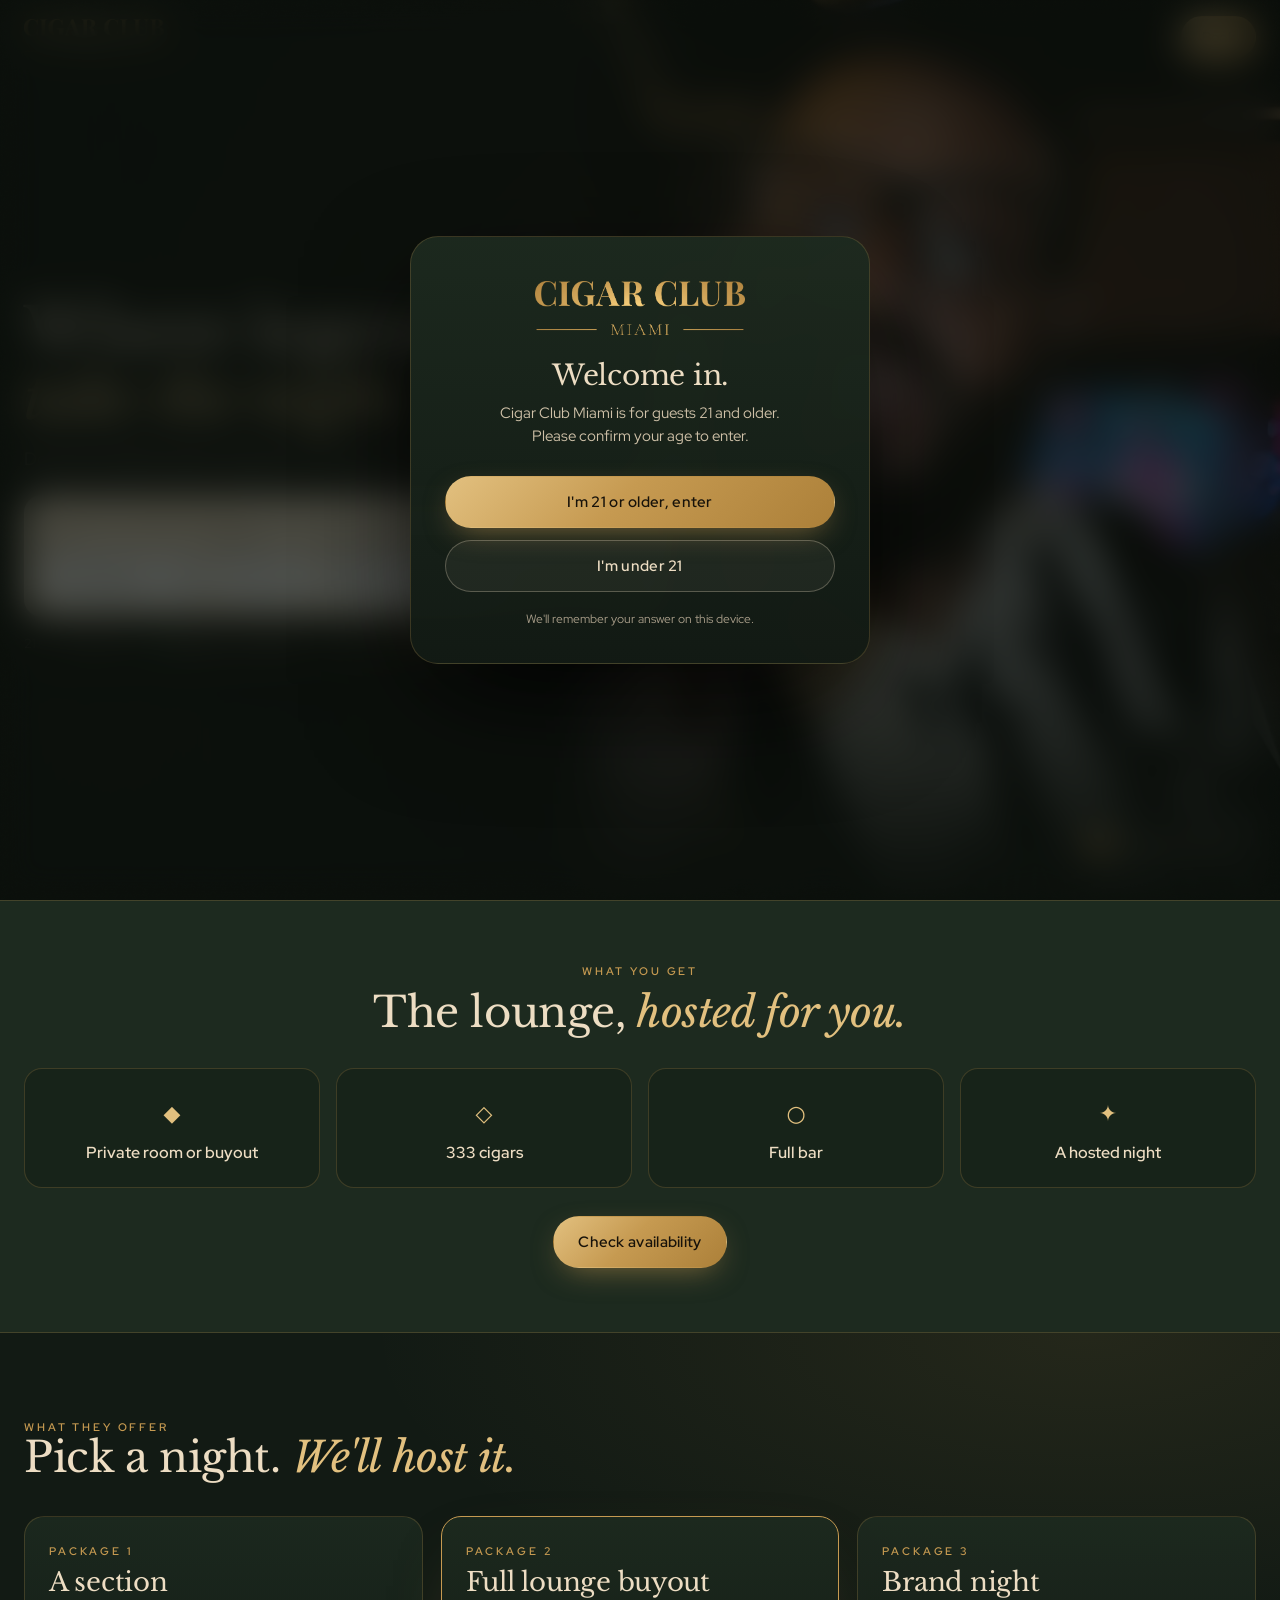
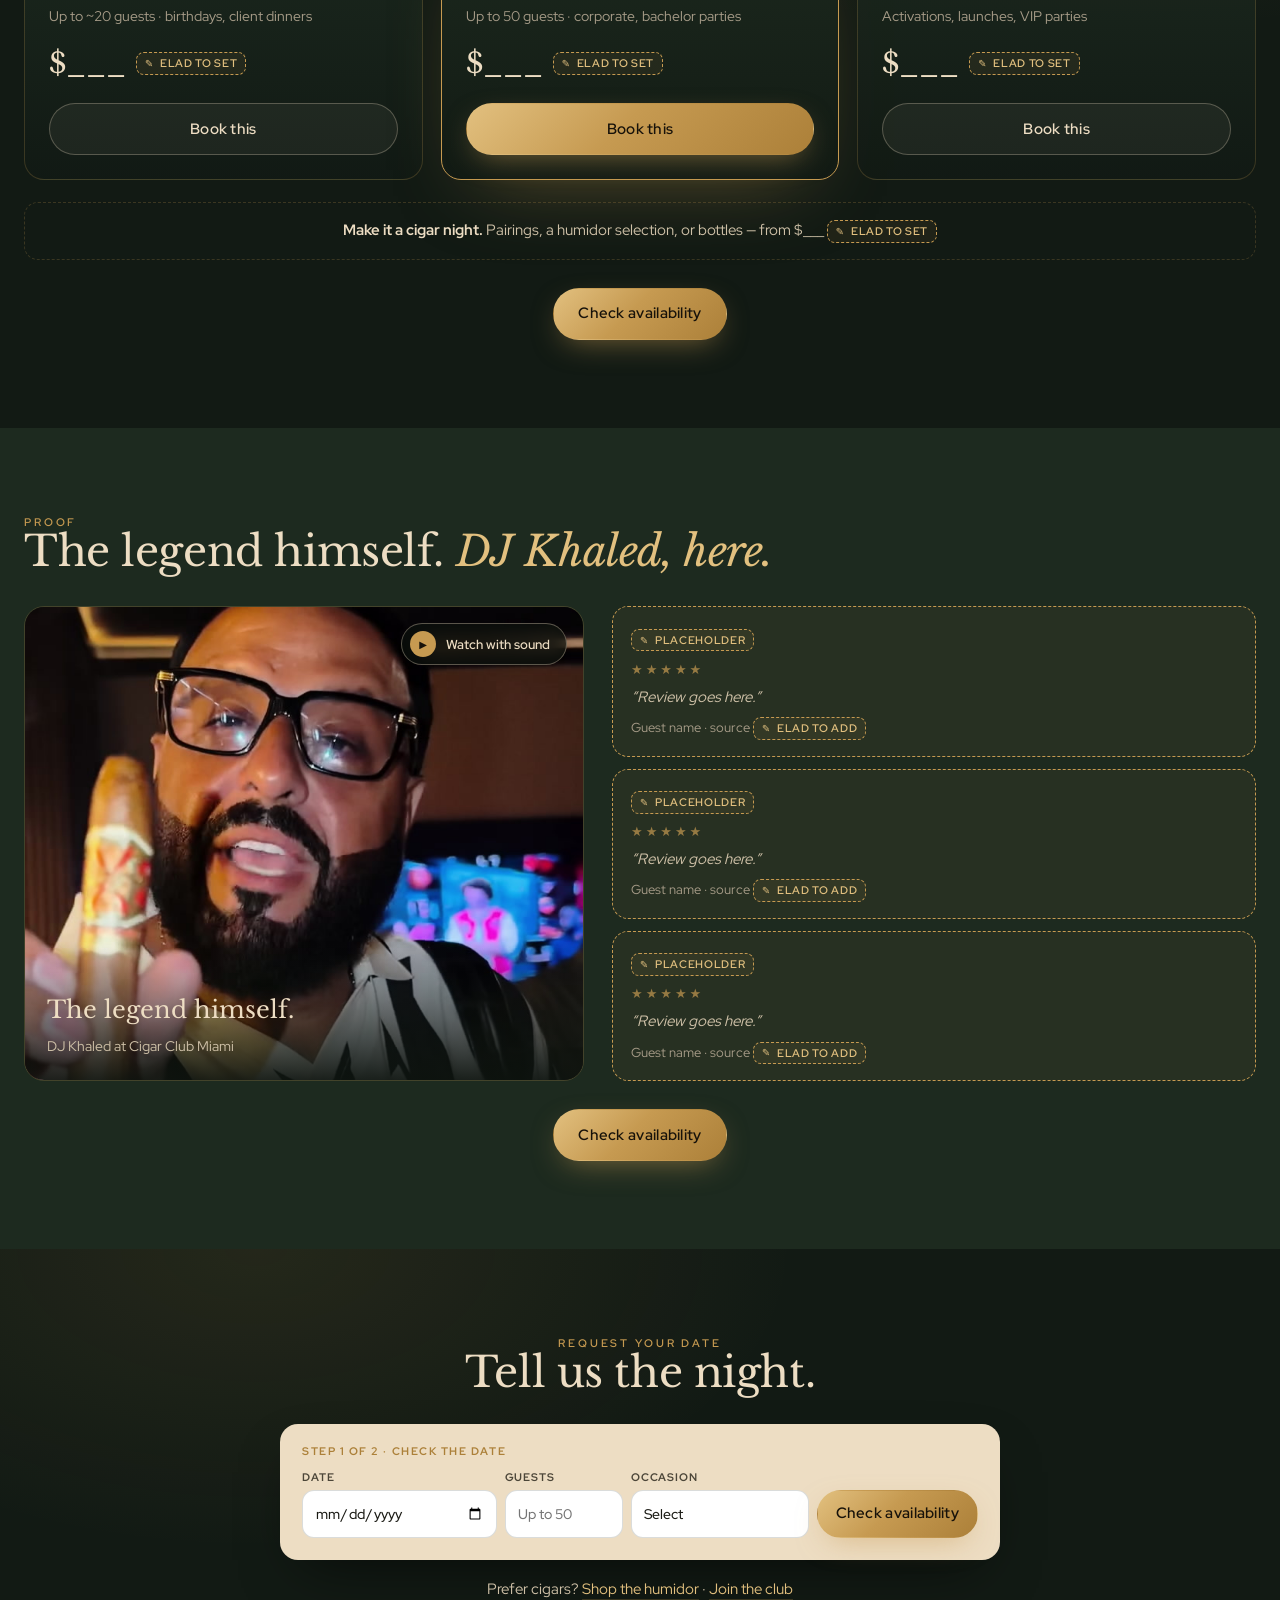
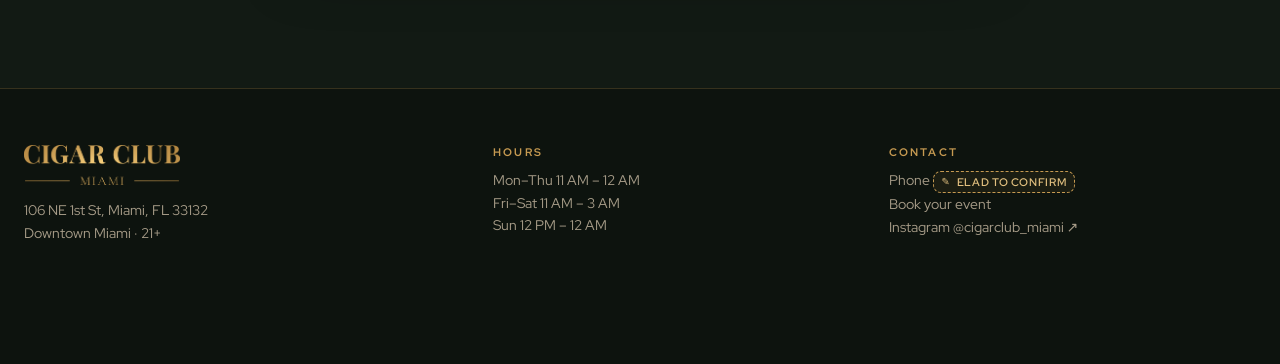
<file: index.html>
<!doctype html>
<html lang="en">
<head>
<meta charset="utf-8">
<meta name="viewport" content="width=device-width, initial-scale=1, viewport-fit=cover">
<title>Cigar Club Miami | Cigar Lounge, Bar &amp; Private Events in Downtown Miami</title>
<meta name="description" content="Downtown Miami cigar lounge &amp; bar. Private events for up to 50. 106 NE 1st St, Miami, FL 33132. 21+.">
<meta name="robots" content="noindex,nofollow">
<meta property="og:type" content="website">
<meta property="og:site_name" content="Cigar Club Miami">
<meta property="og:title" content="Cigar Club Miami | Cigar Lounge &amp; Private Events, Downtown Miami">
<meta property="og:description" content="Downtown Miami cigar lounge &amp; bar. Private events for up to 50. 106 NE 1st St, Miami, FL 33132. 21+.">
<meta name="twitter:card" content="summary_large_image">
<link rel="stylesheet" href="assets/fonts/fonts.css">
<style>
:root{
  --green:#1d2a1f; --green-2:#1c291e; --deep:#121a14; --ink:#0d130e;
  --cream:#edddc3; --cream-2:#cfc1a8; --muted:#a89d89;
  --gold:#c69a51; --gold-2:#ac8039; --gold-hi:#e2c07f;
  --line:rgba(198,154,81,.22); --card:rgba(237,221,195,.04);
  --serif:'Libre Baskerville',Georgia,serif; --sans:'Red Hat Display',system-ui,sans-serif;
  --r:20px;
}
*{box-sizing:border-box;margin:0;padding:0}
html{scroll-behavior:smooth;-webkit-text-size-adjust:100%}
body{background:var(--deep);color:var(--cream);font-family:var(--sans);font-size:17px;line-height:1.55;-webkit-font-smoothing:antialiased;overflow-x:hidden}
img,video{display:block;max-width:100%}
a{color:inherit;text-decoration:none}
.wrap{width:min(1240px,100% - 48px);margin-inline:auto}
.eyebrow{font:600 11px/1.2 var(--sans);letter-spacing:.26em;text-transform:uppercase;color:var(--gold)}
h1,h2,h3{font-family:var(--serif);font-weight:400;letter-spacing:-.01em;line-height:1.08}
h2{font-size:clamp(28px,3.4vw,42px)}
h2 em,h1 em{font-style:italic;color:var(--gold-hi)}
.lead{color:var(--cream-2)}
section{position:relative}
.sec{padding:88px 0}
.grain:before{content:"";position:absolute;inset:0;pointer-events:none;opacity:.08;z-index:2;
  background-image:url("data:image/svg+xml,%3Csvg xmlns='http://www.w3.org/2000/svg' width='160' height='160'%3E%3Cfilter id='n'%3E%3CfeTurbulence baseFrequency='.9' numOctaves='2'/%3E%3C/filter%3E%3Crect width='100%25' height='100%25' filter='url(%23n)'/%3E%3C/svg%3E")}

.btn{display:inline-flex;align-items:center;justify-content:center;gap:10px;height:52px;padding:0 24px;border-radius:999px;font:600 15px/1 var(--sans);letter-spacing:.02em;cursor:pointer;border:1px solid transparent;transition:transform .2s,background .2s;white-space:nowrap}
.btn:hover{transform:translateY(-2px)}
.btn-gold{background:linear-gradient(135deg,var(--gold-hi),var(--gold) 45%,var(--gold-2));color:#17120a;box-shadow:0 10px 30px -10px rgba(198,154,81,.6)}
.btn-ghost{background:rgba(237,221,195,.06);border-color:rgba(237,221,195,.28);color:var(--cream)}
.btn-line{border-color:var(--gold);color:var(--gold-hi);background:transparent}
.btn-dark{background:var(--green);color:var(--cream)}
.arrow{font-size:18px;line-height:1}

.ph{display:inline-flex;align-items:center;gap:6px;border:1px dashed var(--gold);color:var(--gold-hi);background:rgba(198,154,81,.08);border-radius:8px;padding:2px 8px;font:600 11px/1.5 var(--sans);letter-spacing:.06em;text-transform:uppercase;white-space:nowrap;vertical-align:middle}
.ph:before{content:"✎";font-size:10px}
.ph.ink{color:#7a5a22;border-color:#b08a3e;background:rgba(176,138,62,.1)}

/* age gate */
#gate{position:fixed;inset:0;z-index:100;display:grid;place-items:center;background:rgba(10,15,11,.72);backdrop-filter:blur(18px) saturate(.8);padding:24px}
#gate .box{width:min(460px,100%);text-align:center;background:linear-gradient(180deg,rgba(29,42,31,.96),rgba(18,26,20,.98));border:1px solid var(--line);border-radius:28px;padding:44px 34px 34px;box-shadow:0 40px 120px -20px #000}
#gate img{width:210px;margin:0 auto 26px}
#gate h3{font-size:28px;margin-bottom:10px}
#gate p{color:var(--cream-2);font-size:15px;margin-bottom:28px}
#gate .row{display:grid;gap:12px}
#gate small{display:block;margin-top:18px;color:var(--muted);font-size:12px}
body.nogate #gate{display:none}

/* header */
header.top{position:fixed;top:0;left:0;right:0;z-index:50;transition:background .3s,border-color .3s;border-bottom:1px solid transparent}
header.top.scrolled{background:rgba(18,26,20,.82);backdrop-filter:blur(16px);border-color:var(--line)}
header .bar{display:flex;align-items:center;justify-content:space-between;height:74px}
header .logo img{height:36px;width:auto}
header .btn{height:42px;padding:0 20px;font-size:14px}

/* hero */
.hero{min-height:100vh;min-height:100svh;display:flex;align-items:center;overflow:hidden;background:var(--ink)}
.hero .media{position:absolute;inset:0;overflow:hidden}
.hero .amb{position:absolute;inset:-60px;background:url("assets/hero-khaled-graded-poster.jpg") 70% 18%/cover no-repeat;filter:blur(56px) brightness(.26) saturate(.8);transform:scale(1.14);pointer-events:none}
.bgv{position:absolute;top:0;right:0;bottom:0;height:100%;width:min(56vw,900px);max-width:none;object-fit:cover;object-position:48% 14%;filter:saturate(1.05) contrast(1.07) brightness(.97);
  -webkit-mask-image:linear-gradient(90deg,transparent 0%,#000 9%,#000 100%);
  mask-image:linear-gradient(90deg,transparent 0%,#000 9%,#000 100%)}
.hero .shade{position:absolute;inset:0;z-index:1;background:
  radial-gradient(70% 70% at 76% 34%,rgba(198,154,81,.10),transparent 58%),
  radial-gradient(120% 100% at 76% 42%,transparent 34%,rgba(13,19,14,.48) 100%),
  linear-gradient(90deg,rgba(13,19,14,.98) 0%,rgba(13,19,14,.93) 28%,rgba(13,19,14,.55) 50%,rgba(13,19,14,.12) 66%,rgba(13,19,14,.2) 100%),
  linear-gradient(0deg,rgba(13,19,14,1) 0%,rgba(13,19,14,.7) 10%,rgba(13,19,14,.2) 26%,rgba(13,19,14,0) 42%),
  linear-gradient(180deg,rgba(13,19,14,.5) 0%,rgba(13,19,14,0) 16%)}
.hero.grain:before{z-index:2;opacity:.10}
.hgrid{position:relative;z-index:3;padding:110px 0 56px}
.hero .content{max-width:640px}
.hero h1{font-size:clamp(44px,4.8vw,72px);max-width:620px;margin-bottom:14px}
.hero .lead{margin-bottom:22px;font-size:18px;max-width:520px}
.sound{position:absolute;z-index:3;display:inline-flex;align-items:center;gap:10px;height:42px;padding:0 16px 0 8px;border-radius:999px;border:1px solid rgba(237,221,195,.35);background:rgba(13,19,14,.6);backdrop-filter:blur(10px);color:var(--cream);font:600 13px var(--sans);cursor:pointer;white-space:nowrap}
.sound span{width:26px;height:26px;border-radius:50%;background:var(--gold);color:#17120a;display:grid;place-items:center;font-size:10px}
.sound.d{left:auto;right:36px;bottom:36px}
.sound.m{display:none}
#vmodal{position:fixed;inset:0;z-index:120;display:none;place-items:center;background:rgba(5,8,6,.88);backdrop-filter:blur(10px)}
#vmodal.on{display:grid}
#vmodal .vm{position:relative;height:min(86vh,900px);aspect-ratio:9/16;max-width:94vw}
#vmodal video{width:100%;height:100%;border-radius:18px;background:#000;object-fit:contain}
#vmodal button{position:absolute;top:-14px;right:-14px;width:40px;height:40px;border-radius:50%;border:1px solid var(--line);background:var(--green);color:var(--cream);font-size:16px;cursor:pointer}

/* lead form */
.leadcard{background:var(--cream);color:#1a1a14;border-radius:18px;padding:16px 16px 14px;box-shadow:0 24px 60px -24px rgba(0,0,0,.65);max-width:640px}
.leadcard .kicker{font:700 11px/1 var(--sans);letter-spacing:.14em;text-transform:uppercase;color:var(--gold-2);margin-bottom:12px}
.leadrow{display:grid;grid-template-columns:1.15fr .7fr 1.05fr auto;gap:8px;align-items:end}
.f{display:flex;flex-direction:column;gap:5px;min-width:0}
.f label{font-size:10.5px;font-weight:700;letter-spacing:.08em;text-transform:uppercase;color:#4b4538}
.f input,.f select{height:48px;width:100%;border:1px solid rgba(29,42,31,.16);border-radius:12px;background:#fff;color:#1a1a14;padding:0 12px;font:500 14px/1 var(--sans);outline:none;appearance:none}
.f input:focus,.f select:focus{border-color:var(--gold)}
.leadcard .btn{height:48px;padding:0 18px}
.leadcard .step2,.leadcard .done{display:none}
.leadcard.s2 .step1{display:none}
.leadcard.s2 .step2{display:block}
.leadcard.s3 .step1,.leadcard.s3 .step2{display:none}
.leadcard.s3 .done{display:block}
.step2 .leadrow{grid-template-columns:1fr 1fr;margin-bottom:8px}
.step2 .leadrow + .leadrow{grid-template-columns:1fr 1fr auto;align-items:end}
.done{text-align:left;padding:6px 4px 2px}
.done h3{font-size:26px;color:var(--green);margin-bottom:8px}
.done p{font-size:15px;color:#5d5548}
.recap{font-size:13px;color:#5d5548;margin:10px 0 0;padding-top:10px;border-top:1px solid rgba(29,42,31,.1)}
.trust{display:flex;flex-wrap:wrap;gap:8px 18px;align-items:center;margin-top:16px;font-size:13px;color:var(--cream-2)}
.open{display:inline-flex;align-items:center;gap:8px;font-weight:600;color:var(--cream)}
.dot{width:8px;height:8px;border-radius:50%;background:#5fd38a;box-shadow:0 0 0 4px rgba(95,211,138,.18)}
.closed .dot{background:#d98b5f;box-shadow:0 0 0 4px rgba(217,139,95,.18)}
.trust a:hover{color:var(--gold-hi)}

/* what you get */
.get{background:var(--green);border-top:1px solid var(--line);border-bottom:1px solid var(--line);padding:64px 0}
.get .head{text-align:center;margin-bottom:32px}
.get .head .eyebrow{margin-bottom:12px}
.tiles{display:grid;grid-template-columns:repeat(4,1fr);gap:16px}
.tile{text-align:center;padding:28px 16px 24px;border:1px solid var(--line);border-radius:18px;background:rgba(13,19,14,.28)}
.tile .ic{font-size:22px;margin-bottom:12px;color:var(--gold-hi)}
.tile h3{font-family:var(--sans);font-weight:600;font-size:16px;letter-spacing:0;line-height:1.3}

/* offers */
.offers{background:radial-gradient(1200px 500px at 85% 0%,rgba(198,154,81,.10),transparent 60%),var(--deep)}
.offers .head{display:flex;justify-content:space-between;align-items:flex-end;gap:24px;margin-bottom:36px}
.packages{display:grid;grid-template-columns:repeat(3,1fr);gap:18px}
.pkg{border-radius:var(--r);padding:28px 24px 24px;background:linear-gradient(180deg,rgba(29,42,31,.9),rgba(18,26,20,.9));border:1px solid var(--line);display:flex;flex-direction:column;gap:10px}
.pkg.feat{border-color:var(--gold);box-shadow:0 30px 80px -40px rgba(198,154,81,.5)}
.pkg h3{font-size:26px}
.pkg .cap2{font-size:14px;color:var(--muted)}
.pkg .price{font-family:var(--serif);font-size:28px;display:flex;align-items:center;gap:10px;flex-wrap:wrap;margin:4px 0 8px}
.pkg ul{list-style:none;display:grid;gap:6px;font-size:14.5px;color:var(--cream-2);flex:1;margin-bottom:8px}
.pkg li{display:flex;gap:10px}.pkg li:before{content:"—";color:var(--gold)}
.pkg .btn{width:100%}
.addon{margin-top:22px;text-align:center;font-size:15px;color:var(--cream-2);padding:16px 18px;border:1px dashed var(--line);border-radius:14px}
.addon b{color:var(--cream)}

/* proof */
.proof{background:var(--green)}
.pgrid{display:grid;grid-template-columns:1fr 1.15fr;gap:28px;align-items:stretch}
.moment{position:relative;border-radius:var(--r);overflow:hidden;min-height:360px;border:1px solid var(--line)}
.moment img{position:absolute;inset:0;width:100%;height:100%;object-fit:cover;object-position:50% 18%}
.moment .cap{position:absolute;left:0;right:0;bottom:0;padding:48px 22px 22px;background:linear-gradient(0deg,rgba(13,19,14,.92),rgba(13,19,14,0));}
.moment .cap b{display:block;font-family:var(--serif);font-size:24px;font-weight:400;margin-bottom:4px}
.moment .cap span{font-size:14px;color:var(--cream-2)}
.moment .play{position:absolute;top:16px;right:16px;z-index:2}
.revs{display:grid;gap:12px}
.rev{padding:18px 18px 16px;border-radius:16px;border:1.5px dashed var(--gold);background:rgba(198,154,81,.06)}
.rev .stars{color:var(--gold);letter-spacing:3px;font-size:13px;margin:8px 0 6px;opacity:.7}
.rev p{font-size:15px;color:var(--cream-2);font-style:italic}
.rev .who{font-size:13px;color:var(--muted);margin-top:8px}

/* final cta */
.final{background:radial-gradient(900px 500px at 20% 0%,rgba(198,154,81,.10),transparent 60%),var(--deep)}
.final .box{max-width:720px;margin:0 auto}
.final .head{text-align:center;margin-bottom:28px}
.final .leadcard{max-width:none;padding:22px}
.alt{text-align:center;margin-top:18px;font-size:14.5px;color:var(--cream-2)}
.alt a{color:var(--gold-hi);border-bottom:1px solid var(--line);padding-bottom:1px}
.alt a:hover{border-color:var(--gold-hi)}

/* footer */
footer{background:var(--ink);padding:56px 0 120px;border-top:1px solid var(--line);font-size:14px;color:var(--muted)}
footer .grid{display:grid;grid-template-columns:1.2fr 1fr 1fr;gap:28px;align-items:start}
footer img{height:40px;width:auto;margin-bottom:14px}
footer h5{font:700 11px var(--sans);letter-spacing:.2em;text-transform:uppercase;color:var(--gold);margin-bottom:10px}
footer a:hover{color:var(--cream)}
footer p{line-height:1.6}

/* sticky mobile CTA */
.sec-cta{display:flex;justify-content:center;margin-top:28px}
.addon .sec-cta{margin-top:14px}
.mbar{display:none}

@media (max-width:1080px){
  .tiles{grid-template-columns:1fr 1fr}
  .packages{grid-template-columns:1fr}
  .pgrid{grid-template-columns:1fr}
  .moment{min-height:300px}
  .leadrow{grid-template-columns:1fr 1fr; }
  .leadrow .btn{grid-column:1/-1}
  .step2 .leadrow + .leadrow{grid-template-columns:1fr 1fr}
  .step2 .leadrow + .leadrow .btn{grid-column:1/-1}
}
@media (max-width:760px){
  body{font-size:16px}
  .wrap{width:calc(100% - 36px)}
  .sec{padding:64px 0}
  header .bar{height:62px}
  header .logo img{height:28px}
  header .btn{height:38px;padding:0 14px;font-size:13px}
  .hero{align-items:flex-end;min-height:0;background:var(--ink)}
  .hero .amb{display:none}
  .hero .media{inset:0 0 auto 0;height:78vh;min-height:460px}
  .hero .media:after{content:"";position:absolute;left:0;right:0;bottom:0;height:40%;z-index:1;pointer-events:none;
    background:linear-gradient(to bottom,rgba(13,19,14,0) 0%,rgba(13,19,14,.55) 45%,rgba(13,19,14,1) 100%)}
  .bgv{inset:0;width:100%;height:100%;filter:none;object-position:50% 32%;
    -webkit-mask-image:linear-gradient(to bottom,#000 0%,#000 60%,transparent 100%);
    mask-image:linear-gradient(to bottom,#000 0%,#000 60%,transparent 100%)}
  .hero .shade{background:linear-gradient(to bottom,
    rgba(13,19,14,.42) 0%,
    rgba(13,19,14,.08) 14%,
    rgba(13,19,14,.16) 42vh,
    rgba(13,19,14,.5) 54vh,
    rgba(13,19,14,1) 78vh,
    rgba(13,19,14,1) 100%)}
  .hgrid{padding:38vh 0 20px}
  .sound.d{display:none}
  .sound.m{display:inline-flex;right:14px;left:auto;bottom:auto;top:calc(38vh - 52px);margin:0;height:34px;font-size:12px;z-index:4}
  .hero h1{font-size:34px;margin-bottom:8px}
  .hero .lead{font-size:15px;margin-bottom:10px}
  .leadcard{padding:12px}
  .leadcard .kicker{margin-bottom:8px}
  .f input,.f select,.leadcard .btn{height:44px}
  .leadrow{grid-template-columns:1fr;gap:7px}
  .trust{font-size:12px;gap:6px 10px;margin-top:10px}
  .get{padding:48px 0}
  .tiles{gap:10px}
  .tile{padding:20px 12px}
  .tile h3{font-size:14.5px}
  .offers .head,.final .head{flex-direction:column;align-items:flex-start;text-align:left}
  .final .head{align-items:center;text-align:center}
  footer{padding-bottom:110px}
  footer .grid{grid-template-columns:1fr;gap:22px}
  .mbar{display:flex;position:fixed;left:12px;right:12px;bottom:calc(10px + env(safe-area-inset-bottom));z-index:60;align-items:center;justify-content:space-between;gap:12px;padding:8px 8px 8px 16px;border-radius:18px;background:rgba(18,26,20,.92);backdrop-filter:blur(16px);border:1px solid var(--line);box-shadow:0 20px 50px -10px #000}
  .mbar b{font-size:13.5px;font-weight:600}
  .mbar .btn{height:44px;padding:0 16px;font-size:13.5px}
  body.hidebar .mbar, body.nodock .mbar, body.static .mbar{display:none}
}
</style>
</head>
<body>

<div id="gate" role="dialog" aria-modal="true" aria-labelledby="gate-t">
  <div class="box">
    <img src="assets/img/logo-wordmark.png" alt="Cigar Club Miami">
    <h3 id="gate-t">Welcome in.</h3>
    <p>Cigar Club Miami is for guests 21 and older.<br>Please confirm your age to enter.</p>
    <div class="row">
      <button class="btn btn-gold" onclick="enter()">I'm 21 or older, enter</button>
      <a class="btn btn-ghost" href="https://www.google.com">I'm under 21</a>
    </div>
    <small>We'll remember your answer on this device.</small>
  </div>
</div>

<header class="top" id="top">
  <div class="wrap bar">
    <a class="logo" href="#hero"><img src="assets/img/logo-wordmark.png" alt="Cigar Club Miami"></a>
    <a class="btn btn-gold" href="#lead">Book</a>
  </div>
</header>

<section class="hero grain" id="hero">
  <div class="media">
    <div class="amb" aria-hidden="true"></div>
    <video class="bgv" id="bgVideo" autoplay muted loop playsinline preload="auto"></video>
  </div>
  <div class="shade"></div>
  <div class="wrap hgrid">
    <div class="content">
      <h1>Where legends<br><em>take the night.</em></h1>
      <p class="lead">Downtown Miami cigar lounge &amp; bar. Private events for up to 50.</p>
      <div class="leadcard" id="lead">
        <div class="step1">
          <div class="kicker">Step 1 of 2 · Check the date</div>
          <form class="leadrow" id="step1Hero" onsubmit="return goStep2(event)">
            <div class="f"><label for="hDate">Date</label><input id="hDate" name="date" type="date" required></div>
            <div class="f"><label for="hGuests">Guests</label><input id="hGuests" name="guests" type="number" min="1" max="50" placeholder="Up to 50" required></div>
            <div class="f"><label for="hOcc">Occasion</label>
              <select id="hOcc" name="occasion" required>
                <option value="" disabled selected>Select</option>
                <option>Birthday</option>
                <option>Corporate</option>
                <option>Bachelor party</option>
                <option>Celebration</option>
                <option>Other</option>
              </select>
            </div>
            <button class="btn btn-gold" type="submit">Check availability</button>
          </form>
        </div>
        <div class="step2">
          <div class="kicker">Step 2 of 2 · Your details</div>
          <p class="recap" id="hRecap" style="margin:0 0 12px;padding-top:0;border:0"></p>
        </div>
        <div class="done">
          <h3>Request received.</h3>
          <p>The team will confirm this date with you shortly.</p>
          <p class="recap" id="hDone"></p>
        </div>
      </div>
      <div class="trust">
        <span>21+</span>
        <a href="https://maps.google.com/?q=Cigar+Club+Miami+106+NE+1st+St+Miami+FL+33132" target="_blank" rel="noopener">106 NE 1st St</a>
        <span class="open" id="openNow"><span class="dot"></span><span id="openTxt">Open today 11 AM – 12 AM</span></span>
        <span>★ Reviews <span class="ph">Elad to add</span></span>
      </div>
    </div>
  </div>
  <button class="sound d" type="button" onclick="openFull()"><span>▶</span>Watch with sound</button>
  <button class="sound m" type="button" onclick="openFull()"><span>▶</span>Sound on</button>
</section>

<section class="get" id="get">
  <div class="wrap">
    <div class="head">
      <div class="eyebrow">What you get</div>
      <h2>The lounge, <em>hosted for you.</em></h2>
    </div>
    <div class="tiles">
      <div class="tile"><div class="ic">◆</div><h3>Private room or buyout</h3></div>
      <div class="tile"><div class="ic">◇</div><h3>333 cigars</h3></div>
      <div class="tile"><div class="ic">○</div><h3>Full bar</h3></div>
      <div class="tile"><div class="ic">✦</div><h3>A hosted night</h3></div>
    </div>
    <div class="sec-cta"><a class="btn btn-gold" href="#lead">Check availability</a></div>
  </div>
</section>

<section class="offers sec" id="offers">
  <div class="wrap">
    <div class="head">
      <div>
        <div class="eyebrow">What they offer</div>
        <h2>Pick a night. <em>We'll host it.</em></h2>
      </div>
    </div>
    <div class="packages">
      <div class="pkg">
        <div class="eyebrow">Package 1</div>
        <h3>A section</h3>
        <div class="cap2">Up to ~20 guests · birthdays, client dinners</div>
        <div class="price">$___ <span class="ph">Elad to set</span></div>
        <a class="btn btn-ghost" href="#lead" onclick="pickPkg('A section')">Book this</a>
      </div>
      <div class="pkg feat">
        <div class="eyebrow">Package 2</div>
        <h3>Full lounge buyout</h3>
        <div class="cap2">Up to 50 guests · corporate, bachelor parties</div>
        <div class="price">$___ <span class="ph">Elad to set</span></div>
        <a class="btn btn-gold" href="#lead" onclick="pickPkg('Full lounge buyout')">Book this</a>
      </div>
      <div class="pkg">
        <div class="eyebrow">Package 3</div>
        <h3>Brand night</h3>
        <div class="cap2">Activations, launches, VIP parties</div>
        <div class="price">$___ <span class="ph">Elad to set</span></div>
        <a class="btn btn-ghost" href="#lead" onclick="pickPkg('Brand night')">Book this</a>
      </div>
    </div>
    <p class="addon"><b>Make it a cigar night.</b> Pairings, a humidor selection, or bottles — from $___ <span class="ph">Elad to set</span></p>
    <div class="sec-cta"><a class="btn btn-gold" href="#lead">Check availability</a></div>
  </div>
</section>

<section class="proof sec" id="proof">
  <div class="wrap">
    <div class="head" style="margin-bottom:32px">
      <div class="eyebrow">Proof</div>
      <h2>The legend himself. <em>DJ Khaled, here.</em></h2>
    </div>
    <div class="pgrid">
      <div class="moment">
        <img src="assets/hero-khaled-graded-poster.jpg" alt="DJ Khaled at Cigar Club Miami">
        <button class="sound play" type="button" onclick="openFull()"><span>▶</span>Watch with sound</button>
        <div class="cap">
          <b>The legend himself.</b>
          <span>DJ Khaled at Cigar Club Miami</span>
        </div>
      </div>
      <div class="revs">
        <div class="rev">
          <span class="ph">Placeholder</span>
          <div class="stars">★★★★★</div>
          <p>“Review goes here.”</p>
          <div class="who">Guest name · source <span class="ph">Elad to add</span></div>
        </div>
        <div class="rev">
          <span class="ph">Placeholder</span>
          <div class="stars">★★★★★</div>
          <p>“Review goes here.”</p>
          <div class="who">Guest name · source <span class="ph">Elad to add</span></div>
        </div>
        <div class="rev">
          <span class="ph">Placeholder</span>
          <div class="stars">★★★★★</div>
          <p>“Review goes here.”</p>
          <div class="who">Guest name · source <span class="ph">Elad to add</span></div>
        </div>
      </div>
    </div>
    <div class="sec-cta"><a class="btn btn-gold" href="#lead">Check availability</a></div>
  </div>
</section>

<section class="final sec" id="book">
  <div class="wrap">
    <div class="box">
      <div class="head">
        <div class="eyebrow">Request your date</div>
        <h2>Tell us the night.</h2>
      </div>
      <div class="leadcard" id="leadFinal">
        <div class="step1">
          <div class="kicker">Step 1 of 2 · Check the date</div>
          <form class="leadrow" id="step1Final" onsubmit="return goStep2(event)">
            <div class="f"><label for="fDate">Date</label><input id="fDate" name="date" type="date" required></div>
            <div class="f"><label for="fGuests">Guests</label><input id="fGuests" name="guests" type="number" min="1" max="50" placeholder="Up to 50" required></div>
            <div class="f"><label for="fOcc">Occasion</label>
              <select id="fOcc" name="occasion" required>
                <option value="" disabled selected>Select</option>
                <option>Birthday</option>
                <option>Corporate</option>
                <option>Bachelor party</option>
                <option>Celebration</option>
                <option>Other</option>
              </select>
            </div>
            <button class="btn btn-gold" type="submit">Check availability</button>
          </form>
        </div>
        <div class="step2">
          <div class="kicker">Step 2 of 2 · Your details</div>
          <p class="recap" id="fRecap" style="margin:0 0 12px;padding-top:0;border:0"></p>
          <form onsubmit="return submitLead(event)">
            <div class="leadrow">
              <div class="f"><label for="fName">Name</label><input id="fName" name="name" type="text" autocomplete="name" required></div>
              <div class="f"><label for="fPhone">Phone</label><input id="fPhone" name="phone" type="tel" autocomplete="tel" placeholder="Elad to confirm number" required></div>
            </div>
            <div class="leadrow">
              <div class="f"><label for="fEmail">Email</label><input id="fEmail" name="email" type="email" autocomplete="email" required></div>
              <div class="f"><label for="fMember">Invited by a member?</label>
                <select id="fMember" name="member">
                  <option value="" selected>No</option>
                  <option>Yes</option>
                </select>
              </div>
              <button class="btn btn-gold" type="submit">Request my date</button>
            </div>
          </form>
        </div>
        <div class="done">
          <h3>Request received.</h3>
          <p>The team will confirm this date with you shortly.</p>
          <p class="recap" id="fDone"></p>
        </div>
      </div>
      <p class="alt">Prefer cigars? <a href="#get">Shop the humidor</a> · <a href="#get">Join the club</a></p>
    </div>
  </div>
</section>

<footer>
  <div class="wrap grid">
    <div>
      <img src="assets/img/logo-wordmark.png" alt="Cigar Club Miami">
      <p>106 NE 1st St, Miami, FL 33132<br>Downtown Miami · 21+</p>
    </div>
    <div>
      <h5>Hours</h5>
      <p>Mon–Thu 11 AM – 12 AM<br>Fri–Sat 11 AM – 3 AM<br>Sun 12 PM – 12 AM</p>
    </div>
    <div>
      <h5>Contact</h5>
      <p>Phone <span class="ph">Elad to confirm</span><br>
      <a href="#lead">Book your event</a><br>
      <a href="https://www.instagram.com/cigarclub_miami/" target="_blank" rel="noopener">Instagram @cigarclub_miami ↗</a></p>
    </div>
  </div>
</footer>

<div class="mbar" id="mbar">
  <b>Book your night</b>
  <a class="btn btn-gold" href="#lead">Check availability</a>
</div>

<div id="vmodal" onclick="if(event.target===this)closeFull()">
  <div class="vm">
    <button type="button" onclick="closeFull()" aria-label="Close">✕</button>
    <video id="fullVideo" controls playsinline></video>
  </div>
</div>

<script>
const qs=new URLSearchParams(location.search);
if(qs.has('nogate')||localStorage.getItem('ccm21')) document.body.classList.add('nogate');
if(qs.has('static')) document.body.classList.add('static');
if(qs.has('nodock')) document.body.classList.add('nodock');
function enter(){localStorage.setItem('ccm21','1');document.body.classList.add('nogate')}

const HERO_LOOP='assets/hero-khaled-graded-bg.mp4';
const HERO_POSTER='assets/hero-khaled-graded-poster.jpg';
const HERO_FULL='assets/hero-khaled-graded-full.mp4';
(()=>{const v=document.getElementById('bgVideo');v.poster=HERO_POSTER;v.src=HERO_LOOP;v.muted=true;v.play().catch(()=>{})})();
const fv=document.getElementById('fullVideo');fv.poster=HERO_POSTER;
function openFull(){if(!fv.src)fv.src=HERO_FULL;document.getElementById('vmodal').classList.add('on');fv.muted=false;fv.currentTime=0;fv.play().catch(()=>{})}
function closeFull(){fv.pause();document.getElementById('vmodal').classList.remove('on')}

(function(){
  const now=new Date(new Date().toLocaleString('en-US',{timeZone:'America/New_York'}));
  const d=now.getDay(),m=now.getHours()*60+now.getMinutes();
  const H={0:[720,1440],1:[660,1440],2:[660,1440],3:[660,1440],4:[660,1440],5:[660,1620],6:[660,1620]};
  const lbl={1440:'12 AM',1620:'3 AM'};let open=false,txt;const prev=H[(d+6)%7];
  if(prev[1]>1440&&m<prev[1]-1440){open=true;txt='Open now · until 3 AM'}
  else{const [o,c]=H[d];if(m>=o&&m<c){open=true;txt='Open now · until '+lbl[c]}else{txt='Closed now · opens '+(m<o?(d===0?'12 PM':'11 AM'):((d+1)%7===0?'12 PM':'11 AM'))}}
  document.getElementById('openTxt').textContent=txt;
  if(!open)document.getElementById('openNow').classList.add('closed');
})();

const Lead={date:'',guests:'',occasion:'',pkg:'',name:'',phone:'',email:'',member:'No'};
function recapText(){
  const bits=[];
  if(Lead.date){const [y,mo,da]=Lead.date.split('-');bits.push(`${+mo}/${+da}/${y}`)}
  if(Lead.guests)bits.push(Lead.guests+' guest'+(Lead.guests==1?'':'s'));
  if(Lead.occasion)bits.push(Lead.occasion);
  if(Lead.pkg)bits.push(Lead.pkg);
  return bits.join(' · ');
}
function fillFrom(form){
  const fd=new FormData(form);
  if(fd.get('date'))Lead.date=fd.get('date');
  if(fd.get('guests'))Lead.guests=fd.get('guests');
  if(fd.get('occasion'))Lead.occasion=fd.get('occasion');
  document.getElementById('hDate').value=Lead.date;
  document.getElementById('fDate').value=Lead.date;
  document.getElementById('hGuests').value=Lead.guests;
  document.getElementById('fGuests').value=Lead.guests;
  if(Lead.occasion){
    document.getElementById('hOcc').value=Lead.occasion;
    document.getElementById('fOcc').value=Lead.occasion;
  }
}
function setCards(cls){
  document.getElementById('lead').className='leadcard'+(cls?' '+cls:'');
  document.getElementById('leadFinal').className='leadcard'+(cls?' '+cls:'');
}
function goStep2(e){
  e.preventDefault();
  fillFrom(e.target);
  const r=recapText();
  document.getElementById('hRecap').textContent=r;
  document.getElementById('fRecap').textContent=r;
  setCards('s2');
  document.getElementById('book').scrollIntoView({behavior:qs.has('static')?'auto':'smooth',block:'start'});
  setTimeout(()=>{const n=document.getElementById('fName');if(n)n.focus()},300);
  return false;
}
function pickPkg(name){
  Lead.pkg=name;
  const r=recapText();
  document.getElementById('hRecap').textContent=r||name;
  document.getElementById('fRecap').textContent=r||name;
}
function submitLead(e){
  e.preventDefault();
  const fd=new FormData(e.target);
  Lead.name=fd.get('name')||'';
  Lead.phone=fd.get('phone')||'';
  Lead.email=fd.get('email')||'';
  Lead.member=fd.get('member')||'No';
  const line=recapText()+(Lead.name?' · '+Lead.name:'');
  document.getElementById('hDone').textContent=line;
  document.getElementById('fDone').textContent=line;
  setCards('s3');
  return false;
}

const hdr=document.getElementById('top');
function onS(){
  hdr.classList.toggle('scrolled',scrollY>40);
  const lead=document.getElementById('lead').getBoundingClientRect();
  const book=document.getElementById('book').getBoundingClientRect();
  const formInView=(lead.top<innerHeight-80&&lead.bottom>80)||(book.top<innerHeight-80&&book.bottom>80);
  document.body.classList.toggle('hidebar',formInView||document.getElementById('leadFinal').classList.contains('s3'));
}
addEventListener('scroll',onS,{passive:true});addEventListener('resize',onS);onS();
</script>
</body>
</html>
</file>
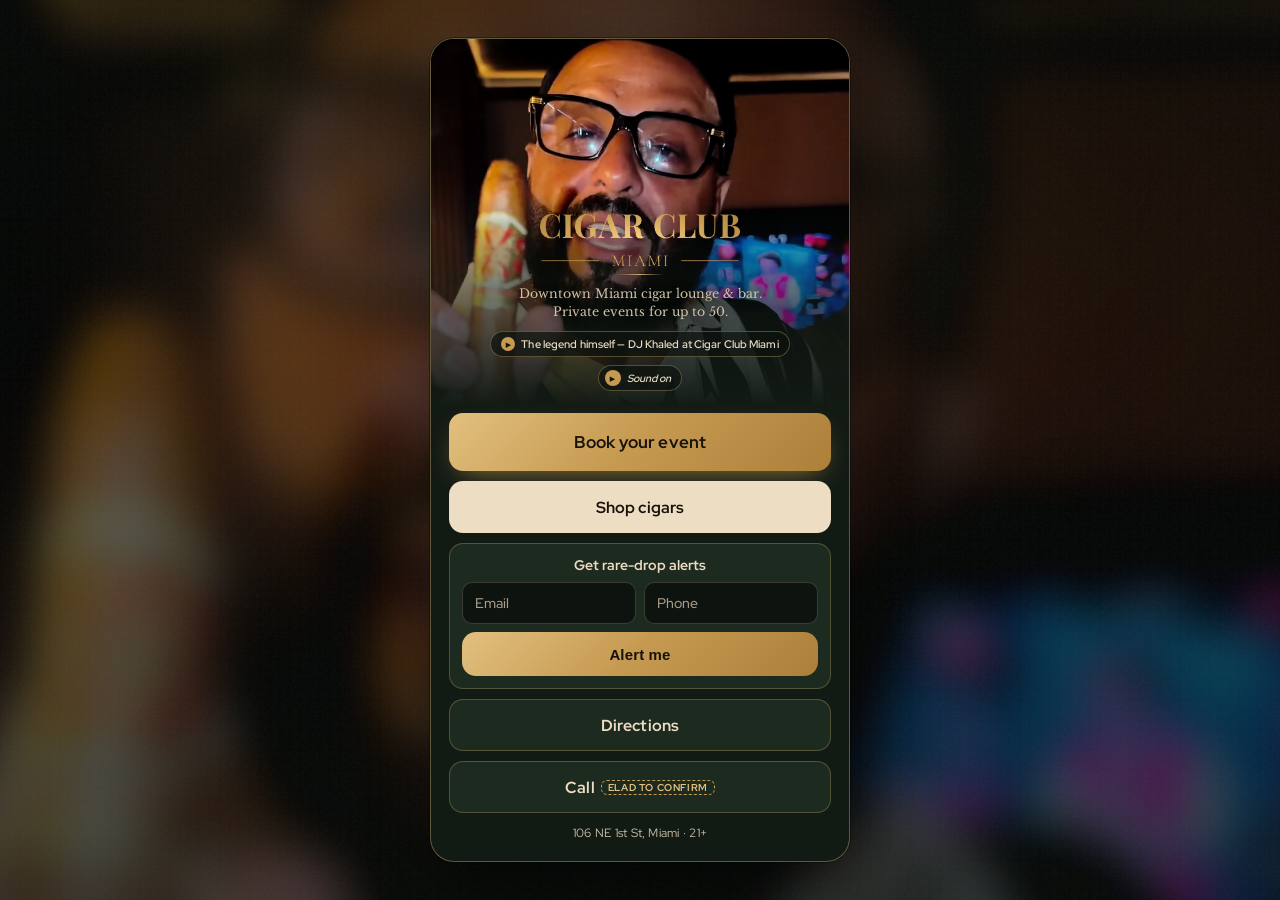
<file: linkhub.html>
<!doctype html>
<html lang="en"><head>
<meta charset="utf-8">
<meta name="viewport" content="width=device-width, initial-scale=1, viewport-fit=cover">
<title>Cigar Club Miami | Book your event</title>
<meta name="description" content="Downtown Miami cigar lounge &amp; bar. Private events for up to 50. 106 NE 1st St. 21+.">
<meta name="robots" content="noindex,nofollow">
<link rel="stylesheet" href="assets/fonts/fonts.css">
<style>
:root{
  --green:#1d2a1f;--deep:#121a14;--ink:#0d130e;
  --cream:#edddc3;--cream-2:#cfc1a8;--muted:#a89d89;
  --gold:#c69a51;--gold-2:#ac8039;--gold-hi:#e2c07f;
  --line:rgba(226,192,127,.38);
  --sans:'Red Hat Display',system-ui,sans-serif;
  --serif:'Libre Baskerville',Georgia,serif;
}
*{box-sizing:border-box;margin:0;padding:0}
html,body{height:100%}
body{font-family:var(--sans);background:var(--ink);color:var(--cream);min-height:100vh;min-height:100svh;-webkit-font-smoothing:antialiased;overflow-x:hidden}

/* blurred, darkened atmosphere behind the card */
.bg{position:fixed;inset:0;z-index:0;background:var(--ink);overflow:hidden}
.bg video{position:absolute;inset:-8%;width:116%;height:116%;object-fit:cover;object-position:50% 18%;filter:blur(22px) saturate(1.05) brightness(.55) contrast(1.08);transform:scale(1.04)}
.shade{position:absolute;inset:0;pointer-events:none;background:
  radial-gradient(80% 60% at 50% 30%,rgba(198,154,81,.08),transparent 62%),
  linear-gradient(180deg,rgba(13,19,14,.45) 0%,rgba(13,19,14,.28) 40%,rgba(13,19,14,.55) 100%)}
.grain{position:absolute;inset:0;pointer-events:none;opacity:.08;
  background-image:url("data:image/svg+xml,%3Csvg xmlns='http://www.w3.org/2000/svg' width='160' height='160'%3E%3Cfilter id='n'%3E%3CfeTurbulence baseFrequency='.9' numOctaves='2'/%3E%3C/filter%3E%3Crect width='100%25' height='100%25' filter='url(%23n)'/%3E%3C/svg%3E")}

main{position:relative;z-index:1;min-height:100vh;min-height:100svh;display:flex;align-items:center;justify-content:center;padding:28px 20px calc(28px + env(safe-area-inset-bottom))}

/* original lounge card — gold hairline, deep green body, not a generic link page */
.card{width:min(400px,100%);background:var(--deep);border:1px solid var(--line);border-radius:24px;overflow:hidden;box-shadow:0 28px 70px -18px rgba(0,0,0,.72),0 0 0 1px rgba(0,0,0,.35),inset 0 1px 0 rgba(226,192,127,.14)}

.stage{position:relative;height:300px;background:var(--ink);overflow:hidden}
.stage video{position:absolute;inset:0;width:100%;height:100%;object-fit:cover;object-position:50% 18%;filter:saturate(1.06) contrast(1.08) brightness(.98)}
.fade{position:absolute;inset:0;pointer-events:none;background:linear-gradient(180deg,rgba(13,19,14,0) 0%,rgba(13,19,14,0) 42%,rgba(18,26,20,.55) 68%,var(--deep) 100%)}
.brand{position:absolute;left:0;right:0;bottom:0;z-index:1;padding:0 22px 16px;text-align:center}
.logo{width:186px;margin:0 auto 8px;display:block;filter:drop-shadow(0 6px 18px rgba(0,0,0,.55))}
.rule{width:48px;height:1px;margin:0 auto 10px;background:linear-gradient(90deg,transparent,var(--gold-hi),transparent);opacity:.85}
.sub{font-family:var(--serif);font-size:12.5px;line-height:1.45;color:var(--cream-2);text-shadow:0 2px 12px #000}
.tagrow{display:flex;align-items:center;justify-content:center;gap:8px;flex-wrap:wrap;margin-top:10px}
.tag,.sound{display:inline-flex;align-items:center;gap:6px;height:26px;padding:0 10px;border-radius:999px;border:1px solid rgba(226,192,127,.32);background:rgba(13,19,14,.72);color:var(--cream);font:600 10.5px/1 var(--sans);letter-spacing:.01em}
.tag i{width:14px;height:14px;border-radius:50%;background:var(--gold);color:#17120a;display:grid;place-items:center;font-style:normal;font-size:7px;flex:none}
.sound{cursor:pointer;padding:0 10px 0 6px;background:rgba(13,19,14,.72)}
.sound span{width:16px;height:16px;border-radius:50%;background:var(--gold);color:#17120a;display:grid;place-items:center;font-size:7px}
.sound.on{border-color:var(--gold-hi);color:var(--gold-hi)}

.actions{padding:6px 18px 20px;display:flex;flex-direction:column;gap:10px}
.btn{position:relative;overflow:hidden;display:flex;align-items:center;justify-content:center;height:52px;width:100%;padding:0 18px;border-radius:14px;text-decoration:none;font-weight:650;font-size:15.5px;letter-spacing:.01em;border:0;cursor:pointer}
.btn.gold{height:58px;font-size:17px;background:linear-gradient(135deg,var(--gold-hi),var(--gold) 48%,var(--gold-2));color:#17120a;box-shadow:0 10px 28px -12px rgba(198,154,81,.85);animation:pulse 2.8s ease-in-out infinite}
.btn.gold:hover{transform:translateY(-1px)}
.btn.gold:after{content:"";position:absolute;top:0;bottom:0;left:-55%;width:40%;background:linear-gradient(100deg,transparent,rgba(255,244,214,.65),transparent);transform:skewX(-20deg);animation:shimmer 3.6s ease-in-out infinite}
@keyframes shimmer{0%,55%{left:-55%}100%{left:130%}}
@keyframes pulse{0%,100%{box-shadow:0 10px 28px -12px rgba(198,154,81,.8)}50%{box-shadow:0 12px 32px -8px rgba(198,154,81,.95)}}
.btn.cream{background:var(--cream);color:#17120a}
.btn.cream:hover{background:#f3e7d1}
.btn.solid{background:var(--green);color:var(--cream);border:1px solid rgba(226,192,127,.28)}
.btn.solid:hover{border-color:rgba(226,192,127,.5);background:#243328}

.drop{padding:12px;border-radius:14px;background:var(--green);border:1px solid rgba(226,192,127,.28)}
.drop b{display:block;font-size:13.5px;margin-bottom:8px;text-align:center;font-weight:650;color:var(--cream)}
.drop .row{display:grid;grid-template-columns:1fr 1fr;gap:8px;margin-bottom:8px}
.drop input{height:42px;width:100%;border:1px solid rgba(237,221,195,.2);border-radius:10px;background:var(--ink);color:var(--cream);padding:0 12px;font:500 14px var(--sans);outline:none}
.drop input::placeholder{color:var(--muted)}
.drop input:focus{border-color:var(--gold)}
.drop .go{height:44px;font-size:15px;animation:none;box-shadow:none}
.drop .ok{display:none;text-align:center;font-size:13.5px;color:var(--cream-2);padding:8px 0 2px}
.drop.done .row,.drop.done .go{display:none}
.drop.done .ok{display:block}

.ph{display:inline-flex;border:1px dashed var(--gold);color:var(--gold-hi);border-radius:6px;padding:0 6px;font-size:10px;font-weight:700;letter-spacing:.06em;text-transform:uppercase;margin-left:6px}
.foot{margin-top:2px;text-align:center;font-size:11.5px;color:var(--cream-2);letter-spacing:.02em}

@media (min-width:761px){
  .stage{height:368px}
  .logo{width:200px}
  .card{width:min(420px,100%)}
  .bg video{object-position:50% 16%}
  .stage video{object-position:50% 16%}
}
@media (max-width:760px){
  main{padding:16px 14px calc(16px + env(safe-area-inset-bottom));align-items:flex-start}
  .card{border-radius:22px}
  .stage{height:260px}
  .logo{width:168px}
  .sub{font-size:12px}
  .btn{height:50px;font-size:15px;border-radius:13px}
  .btn.gold{height:56px;font-size:16.5px}
}
@media (max-height:740px) and (max-width:760px){
  main{padding:12px 12px 12px}
  .stage{height:210px}
  .logo{width:150px;margin-bottom:6px}
  .actions{padding:4px 14px 14px;gap:8px}
}
</style>
</head>
<body>
<div class="bg" aria-hidden="true">
  <video id="bg" autoplay muted loop playsinline preload="auto" poster="assets/hero-khaled-graded-poster.jpg"></video>
  <div class="shade"></div>
  <div class="grain"></div>
</div>
<main>
  <article class="card">
    <div class="stage">
      <video id="fg" autoplay muted loop playsinline preload="auto" poster="assets/hero-khaled-graded-poster.jpg"></video>
      <div class="fade"></div>
      <div class="brand">
        <img class="logo" src="assets/img/logo-wordmark.png" alt="Cigar Club Miami">
        <div class="rule" aria-hidden="true"></div>
        <p class="sub">Downtown Miami cigar lounge &amp; bar.<br>Private events for up to 50.</p>
        <div class="tagrow">
          <span class="tag"><i>▶</i>The legend himself — DJ Khaled at Cigar Club Miami</span>
          <button class="sound" id="snd" type="button" onclick="toggleSound()"><span>▶</span><em id="sndLbl">Sound on</em></button>
        </div>
      </div>
    </div>
    <div class="actions">
      <a class="btn gold" href="index.html?nogate#lead">Book your event</a>
      <a class="btn cream" href="index.html?nogate#get">Shop cigars</a>
      <form class="drop" id="drop" onsubmit="return alertMe(event)">
        <b>Get rare-drop alerts</b>
        <div class="row">
          <input type="email" name="email" placeholder="Email" required autocomplete="email">
          <input type="tel" name="phone" placeholder="Phone" required autocomplete="tel">
        </div>
        <button class="btn gold go" type="submit">Alert me</button>
        <p class="ok">You're on the list. We'll be in touch.</p>
      </form>
      <a class="btn solid" href="https://maps.google.com/?q=Cigar+Club+Miami+106+NE+1st+St+Miami+FL+33132" target="_blank" rel="noopener">Directions</a>
      <a class="btn solid" href="tel:">Call <span class="ph">Elad to confirm</span></a>
      <p class="foot">106 NE 1st St, Miami · 21+</p>
    </div>
  </article>
</main>
<script>
const HERO_LOOP='assets/hero-khaled-graded-bg.mp4';
const HERO_POSTER='assets/hero-khaled-graded-poster.jpg';
const HERO_FULL='assets/hero-khaled-graded-full.mp4';
const bg=document.getElementById('bg');
const fg=document.getElementById('fg');
function arm(v,src,muted){
  v.poster=HERO_POSTER;v.src=src;v.muted=muted!==false;v.loop=true;v.play().catch(()=>{});
}
arm(bg,HERO_LOOP,true);
arm(fg,HERO_LOOP,true);
fg.addEventListener('timeupdate',()=>{
  if(Math.abs((bg.currentTime||0)-(fg.currentTime||0))>0.25){
    try{bg.currentTime=fg.currentTime}catch(e){}
  }
});
let loud=false;
function toggleSound(){
  loud=!loud;
  const btn=document.getElementById('snd'),lbl=document.getElementById('sndLbl');
  btn.classList.toggle('on',loud);
  lbl.textContent=loud?'Sound off':'Sound on';
  const t=fg.currentTime||0;
  const src=loud?HERO_FULL:HERO_LOOP;
  arm(bg,src,true);
  arm(fg,src,!loud);
  if(loud){
    fg.play().catch(()=>{fg.muted=true;loud=false;btn.classList.remove('on');lbl.textContent='Sound on';arm(fg,HERO_LOOP,true);arm(bg,HERO_LOOP,true)});
  }
  const seek=()=>{try{fg.currentTime=t;bg.currentTime=t}catch(e){}};
  fg.addEventListener('loadeddata',seek,{once:true});
  bg.addEventListener('loadeddata',seek,{once:true});
}
function alertMe(e){e.preventDefault();document.getElementById('drop').classList.add('done');return false}
</script>
</body></html>
</file>
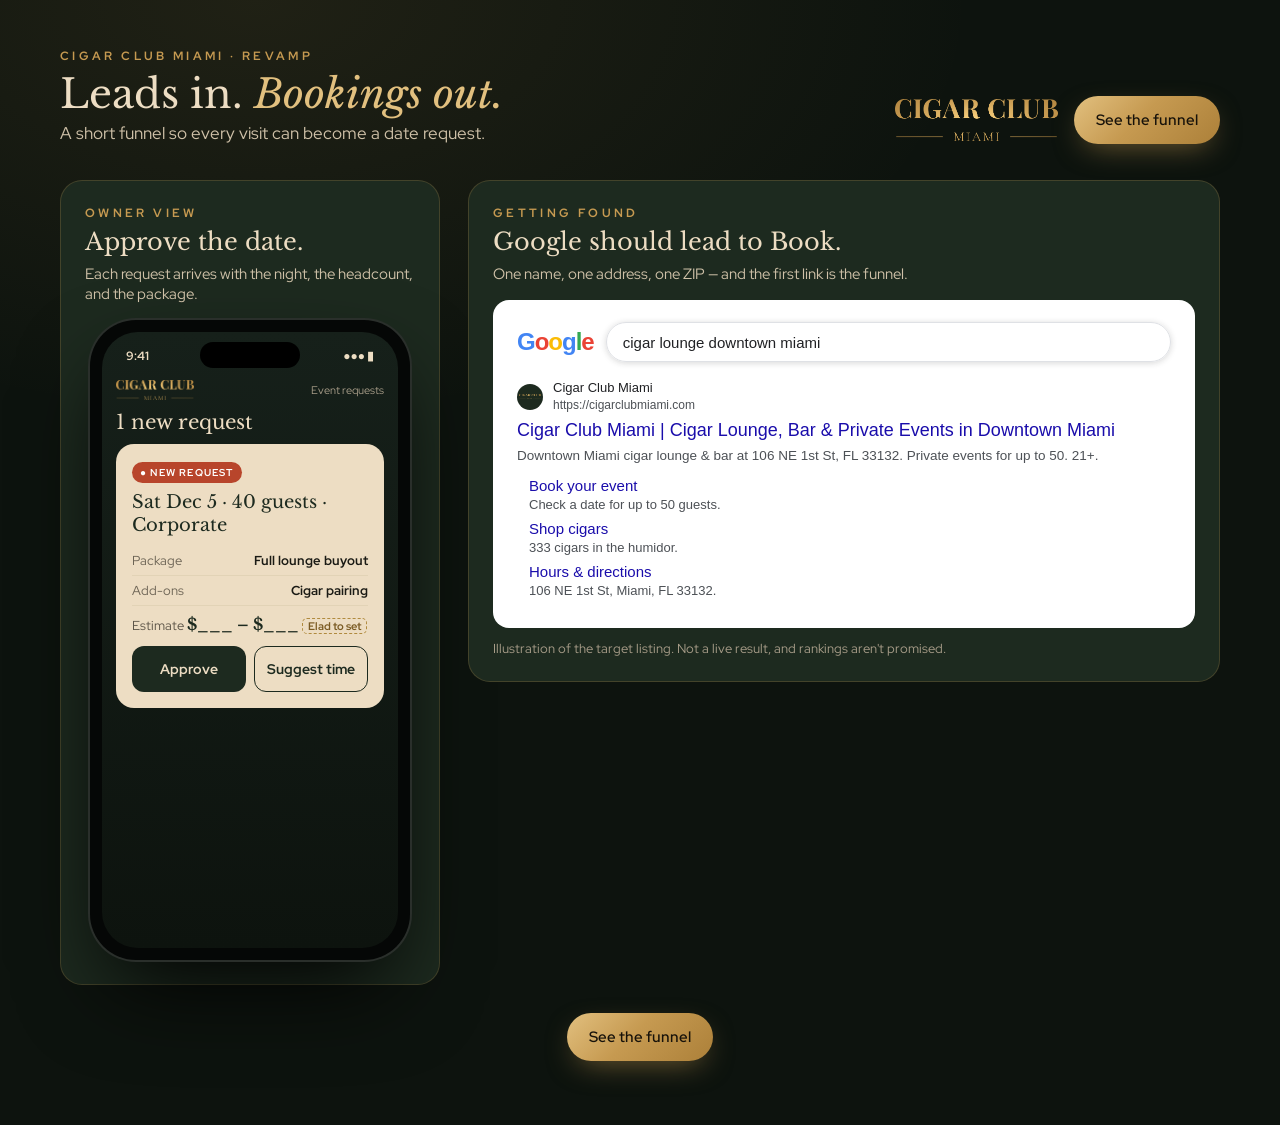
<file: pitch-extras.html>
<!doctype html>
<html lang="en"><head>
<meta charset="utf-8">
<meta name="viewport" content="width=device-width, initial-scale=1">
<meta name="robots" content="noindex,nofollow">
<title>Cigar Club Miami revamp · pitch extras</title>
<link rel="stylesheet" href="assets/fonts/fonts.css">
<style>
:root{--green:#1d2a1f;--deep:#121a14;--ink:#0d130e;--cream:#edddc3;--cream-2:#cfc1a8;--muted:#a89d89;--gold:#c69a51;--gold-2:#ac8039;--gold-hi:#e2c07f;--line:rgba(198,154,81,.22)}
*{box-sizing:border-box;margin:0;padding:0}
body{background:radial-gradient(1200px 700px at 20% 0%,rgba(198,154,81,.10),transparent 60%),var(--ink);color:var(--cream);font-family:'Red Hat Display',sans-serif;padding:48px 40px 64px;max-width:1240px;margin:0 auto}
h1{font-family:'Libre Baskerville',serif;font-weight:400;font-size:40px;margin:8px 0 6px;line-height:1.1}
h1 em{color:var(--gold-hi)}
.eb{font-size:12px;letter-spacing:.28em;text-transform:uppercase;color:var(--gold);font-weight:700}
.top{display:flex;justify-content:space-between;align-items:flex-end;gap:24px;margin-bottom:36px;flex-wrap:wrap}
.top img{height:42px}
.lead{color:var(--cream-2);font-size:17px;margin-top:4px}
.cta{display:inline-flex;align-items:center;justify-content:center;height:48px;padding:0 22px;border-radius:999px;font:600 15px 'Red Hat Display',sans-serif;background:linear-gradient(135deg,var(--gold-hi),var(--gold) 45%,var(--gold-2));color:#17120a;text-decoration:none;box-shadow:0 10px 30px -10px rgba(198,154,81,.6)}
.grid{display:grid;grid-template-columns:380px 1fr;gap:28px;align-items:start}
.card{border-radius:22px;border:1px solid var(--line);background:var(--green);padding:24px}
.card h2{font-family:'Libre Baskerville',serif;font-weight:400;font-size:24px;margin:6px 0 8px}
.card .one{font-size:15px;color:var(--cream-2);margin-bottom:16px}
.phone{width:320px;height:640px;margin:0 auto;border-radius:46px;background:#050706;padding:12px;box-shadow:0 0 0 2px #2a2f2b,0 40px 90px -20px #000}
.scr{width:100%;height:100%;border-radius:36px;overflow:hidden;background:linear-gradient(180deg,#16201a,#0d130e);position:relative;padding:48px 14px 14px}
.notch{position:absolute;top:10px;left:50%;transform:translateX(-50%);width:100px;height:26px;border-radius:18px;background:#000}
.stb{position:absolute;top:16px;left:24px;right:24px;display:flex;justify-content:space-between;font-size:12px;font-weight:700}
.app{display:flex;align-items:center;gap:8px;margin-bottom:10px}
.app img{height:20px}.app span{font-size:11px;color:var(--muted);margin-left:auto}
.ttl{font-family:'Libre Baskerville',serif;font-size:20px;margin-bottom:10px}
.req{border-radius:18px;background:var(--cream);color:#1a1a14;padding:16px}
.req .new{display:inline-flex;font-size:10px;font-weight:800;letter-spacing:.12em;text-transform:uppercase;color:#fff;background:#b8452b;padding:4px 8px;border-radius:999px;margin-bottom:8px}
.req h3{font-family:'Libre Baskerville',serif;font-weight:400;font-size:18px;color:var(--green);line-height:1.25;margin-bottom:10px}
.req .r{display:flex;justify-content:space-between;font-size:13px;padding:6px 0;border-bottom:1px solid #e2d3b6}
.req .r span{color:#6d6455}.req .r b{font-weight:700}
.req .est{margin-top:8px;font-size:13px;color:#5d5548}
.req .est b{font-family:'Libre Baskerville',serif;color:var(--green);font-size:16px}
.acts{display:grid;grid-template-columns:1fr 1fr;gap:8px;margin-top:12px}
.acts a{height:46px;border-radius:12px;display:grid;place-items:center;font-weight:800;font-size:14px}
.acts .ap{background:var(--green);color:var(--cream)}.acts .su{border:1.5px solid var(--green);color:var(--green)}
.phx{display:inline-block;border:1px dashed #b08a3e;color:#7a5a22;border-radius:5px;padding:0 5px;font-size:11px;font-weight:700}
.g{background:#fff;color:#202124;border-radius:16px;padding:22px 24px;font-family:Arial,Helvetica,sans-serif}
.gbar{display:flex;align-items:center;gap:12px;margin-bottom:18px}
.glogo{font:700 24px Arial;letter-spacing:-1px}
.glogo span:nth-child(1){color:#4285f4}.glogo span:nth-child(2){color:#ea4335}.glogo span:nth-child(3){color:#fbbc05}.glogo span:nth-child(4){color:#4285f4}.glogo span:nth-child(5){color:#34a853}.glogo span:nth-child(6){color:#ea4335}
.gq{flex:1;height:40px;border-radius:20px;border:1px solid #dfe1e5;display:flex;align-items:center;padding:0 16px;font-size:15px;box-shadow:0 1px 6px rgba(32,33,36,.18)}
.site{display:flex;align-items:center;gap:10px;margin-bottom:6px}
.fav{width:26px;height:26px;border-radius:50%;background:var(--green);display:grid;place-items:center;overflow:hidden}
.fav img{width:22px}
.site b{font-size:13px;font-weight:400;display:block}.site span{font-size:12px;color:#4d5156}
.gt{color:#1a0dab;font-size:18px;line-height:1.3;margin-bottom:4px}
.gd{font-size:13.5px;color:#4d5156;line-height:1.5}
.sl{margin-top:10px;padding-left:12px}
.sl a{color:#1a0dab;font-size:15px}
.sl p{font-size:13px;color:#4d5156;margin:2px 0 8px}
.note{font-size:12.5px;color:var(--muted);margin-top:12px}
.foot{margin-top:28px;text-align:center}
@media (max-width:900px){
  body{padding:28px 18px 48px}
  .grid{grid-template-columns:1fr}
  h1{font-size:32px}
}
</style>
</head>
<body>
<div class="top">
  <div>
    <div class="eb">Cigar Club Miami · revamp</div>
    <h1>Leads in. <em>Bookings out.</em></h1>
    <p class="lead">A short funnel so every visit can become a date request.</p>
  </div>
  <div style="display:flex;align-items:center;gap:16px">
    <img src="assets/img/logo-wordmark.png" alt="Cigar Club Miami">
    <a class="cta" href="index.html?nogate#lead">See the funnel</a>
  </div>
</div>
<div class="grid">
  <div class="card">
    <div class="eb">Owner view</div>
    <h2>Approve the date.</h2>
    <p class="one">Each request arrives with the night, the headcount, and the package.</p>
    <div class="phone"><div class="scr"><div class="notch"></div><div class="stb"><span>9:41</span><span>●●● ▮</span></div>
      <div class="app"><img src="assets/img/logo-wordmark.png" alt=""><span>Event requests</span></div>
      <div class="ttl">1 new request</div>
      <div class="req">
        <span class="new">● New request</span>
        <h3>Sat Dec 5 · 40 guests · Corporate</h3>
        <div class="r"><span>Package</span><b>Full lounge buyout</b></div>
        <div class="r"><span>Add-ons</span><b>Cigar pairing</b></div>
        <div class="est">Estimate <b>$___ – $___</b> <span class="phx">Elad to set</span></div>
        <div class="acts"><a class="ap">Approve</a><a class="su">Suggest time</a></div>
      </div>
    </div></div>
  </div>
  <div class="card">
    <div class="eb">Getting found</div>
    <h2>Google should lead to Book.</h2>
    <p class="one">One name, one address, one ZIP — and the first link is the funnel.</p>
    <div class="g">
      <div class="gbar"><div class="glogo"><span>G</span><span>o</span><span>o</span><span>g</span><span>l</span><span>e</span></div><div class="gq">cigar lounge downtown miami</div></div>
      <div class="site"><div class="fav"><img src="assets/img/logo-wordmark.png" alt=""></div><div><b>Cigar Club Miami</b><span>https://cigarclubmiami.com</span></div></div>
      <div class="gt">Cigar Club Miami | Cigar Lounge, Bar &amp; Private Events in Downtown Miami</div>
      <div class="gd">Downtown Miami cigar lounge &amp; bar at 106 NE 1st St, FL 33132. Private events for up to 50. 21+.</div>
      <div class="sl">
        <a>Book your event</a>
        <p>Check a date for up to 50 guests.</p>
        <a>Shop cigars</a>
        <p>333 cigars in the humidor.</p>
        <a>Hours &amp; directions</a>
        <p>106 NE 1st St, Miami, FL 33132.</p>
      </div>
    </div>
    <p class="note">Illustration of the target listing. Not a live result, and rankings aren't promised.</p>
  </div>
</div>
<div class="foot"><a class="cta" href="index.html?nogate#lead">See the funnel</a></div>
</body></html>
</file>
<file: assets/fonts/fonts.css>
/* latin-ext */
@font-face {
  font-family: 'Libre Baskerville';
  font-style: italic;
  font-weight: 400;
  font-display: swap;
  src: url(kmKWZrc3Hgbbcjq75U4uslyuy4kn0qNccR04_RUJeby2OU36SjNDlufifQ.woff2) format('woff2');
  unicode-range: U+0100-02BA, U+02BD-02C5, U+02C7-02CC, U+02CE-02D7, U+02DD-02FF, U+0304, U+0308, U+0329, U+1D00-1DBF, U+1E00-1E9F, U+1EF2-1EFF, U+2020, U+20A0-20AB, U+20AD-20C4, U+2113, U+2C60-2C7F, U+A720-A7FF;
}
/* latin */
@font-face {
  font-family: 'Libre Baskerville';
  font-style: italic;
  font-weight: 400;
  font-display: swap;
  src: url(kmKWZrc3Hgbbcjq75U4uslyuy4kn0qNccR04_RUJeby2OU36SjNNluc.woff2) format('woff2');
  unicode-range: U+0000-00FF, U+0131, U+0152-0153, U+02BB-02BC, U+02C6, U+02DA, U+02DC, U+0304, U+0308, U+0329, U+2000-206F, U+20AC, U+2122, U+2191, U+2193, U+2212, U+2215, U+FEFF, U+FFFD;
}
/* latin-ext */
@font-face {
  font-family: 'Libre Baskerville';
  font-style: normal;
  font-weight: 400;
  font-display: swap;
  src: url(kmKnZrc3Hgbbcjq75U4uslyuy4kn0qNXaxMICA.woff2) format('woff2');
  unicode-range: U+0100-02BA, U+02BD-02C5, U+02C7-02CC, U+02CE-02D7, U+02DD-02FF, U+0304, U+0308, U+0329, U+1D00-1DBF, U+1E00-1E9F, U+1EF2-1EFF, U+2020, U+20A0-20AB, U+20AD-20C4, U+2113, U+2C60-2C7F, U+A720-A7FF;
}
/* latin */
@font-face {
  font-family: 'Libre Baskerville';
  font-style: normal;
  font-weight: 400;
  font-display: swap;
  src: url(kmKnZrc3Hgbbcjq75U4uslyuy4kn0qNZaxM.woff2) format('woff2');
  unicode-range: U+0000-00FF, U+0131, U+0152-0153, U+02BB-02BC, U+02C6, U+02DA, U+02DC, U+0304, U+0308, U+0329, U+2000-206F, U+20AC, U+2122, U+2191, U+2193, U+2212, U+2215, U+FEFF, U+FFFD;
}
/* latin-ext */
@font-face {
  font-family: 'Libre Baskerville';
  font-style: normal;
  font-weight: 700;
  font-display: swap;
  src: url(kmKnZrc3Hgbbcjq75U4uslyuy4kn0qNXaxMICA.woff2) format('woff2');
  unicode-range: U+0100-02BA, U+02BD-02C5, U+02C7-02CC, U+02CE-02D7, U+02DD-02FF, U+0304, U+0308, U+0329, U+1D00-1DBF, U+1E00-1E9F, U+1EF2-1EFF, U+2020, U+20A0-20AB, U+20AD-20C4, U+2113, U+2C60-2C7F, U+A720-A7FF;
}
/* latin */
@font-face {
  font-family: 'Libre Baskerville';
  font-style: normal;
  font-weight: 700;
  font-display: swap;
  src: url(kmKnZrc3Hgbbcjq75U4uslyuy4kn0qNZaxM.woff2) format('woff2');
  unicode-range: U+0000-00FF, U+0131, U+0152-0153, U+02BB-02BC, U+02C6, U+02DA, U+02DC, U+0304, U+0308, U+0329, U+2000-206F, U+20AC, U+2122, U+2191, U+2193, U+2212, U+2215, U+FEFF, U+FFFD;
}
/* latin-ext */
@font-face {
  font-family: 'Red Hat Display';
  font-style: normal;
  font-weight: 400;
  font-display: swap;
  src: url(8vIQ7wUr0m80wwYf0QCXZzYzUoTg8z6hVYs.woff2) format('woff2');
  unicode-range: U+0100-02BA, U+02BD-02C5, U+02C7-02CC, U+02CE-02D7, U+02DD-02FF, U+0304, U+0308, U+0329, U+1D00-1DBF, U+1E00-1E9F, U+1EF2-1EFF, U+2020, U+20A0-20AB, U+20AD-20C4, U+2113, U+2C60-2C7F, U+A720-A7FF;
}
/* latin */
@font-face {
  font-family: 'Red Hat Display';
  font-style: normal;
  font-weight: 400;
  font-display: swap;
  src: url(8vIQ7wUr0m80wwYf0QCXZzYzUoTg_T6h.woff2) format('woff2');
  unicode-range: U+0000-00FF, U+0131, U+0152-0153, U+02BB-02BC, U+02C6, U+02DA, U+02DC, U+0304, U+0308, U+0329, U+2000-206F, U+20AC, U+2122, U+2191, U+2193, U+2212, U+2215, U+FEFF, U+FFFD;
}
/* latin-ext */
@font-face {
  font-family: 'Red Hat Display';
  font-style: normal;
  font-weight: 500;
  font-display: swap;
  src: url(8vIQ7wUr0m80wwYf0QCXZzYzUoTg8z6hVYs.woff2) format('woff2');
  unicode-range: U+0100-02BA, U+02BD-02C5, U+02C7-02CC, U+02CE-02D7, U+02DD-02FF, U+0304, U+0308, U+0329, U+1D00-1DBF, U+1E00-1E9F, U+1EF2-1EFF, U+2020, U+20A0-20AB, U+20AD-20C4, U+2113, U+2C60-2C7F, U+A720-A7FF;
}
/* latin */
@font-face {
  font-family: 'Red Hat Display';
  font-style: normal;
  font-weight: 500;
  font-display: swap;
  src: url(8vIQ7wUr0m80wwYf0QCXZzYzUoTg_T6h.woff2) format('woff2');
  unicode-range: U+0000-00FF, U+0131, U+0152-0153, U+02BB-02BC, U+02C6, U+02DA, U+02DC, U+0304, U+0308, U+0329, U+2000-206F, U+20AC, U+2122, U+2191, U+2193, U+2212, U+2215, U+FEFF, U+FFFD;
}
/* latin-ext */
@font-face {
  font-family: 'Red Hat Display';
  font-style: normal;
  font-weight: 600;
  font-display: swap;
  src: url(8vIQ7wUr0m80wwYf0QCXZzYzUoTg8z6hVYs.woff2) format('woff2');
  unicode-range: U+0100-02BA, U+02BD-02C5, U+02C7-02CC, U+02CE-02D7, U+02DD-02FF, U+0304, U+0308, U+0329, U+1D00-1DBF, U+1E00-1E9F, U+1EF2-1EFF, U+2020, U+20A0-20AB, U+20AD-20C4, U+2113, U+2C60-2C7F, U+A720-A7FF;
}
/* latin */
@font-face {
  font-family: 'Red Hat Display';
  font-style: normal;
  font-weight: 600;
  font-display: swap;
  src: url(8vIQ7wUr0m80wwYf0QCXZzYzUoTg_T6h.woff2) format('woff2');
  unicode-range: U+0000-00FF, U+0131, U+0152-0153, U+02BB-02BC, U+02C6, U+02DA, U+02DC, U+0304, U+0308, U+0329, U+2000-206F, U+20AC, U+2122, U+2191, U+2193, U+2212, U+2215, U+FEFF, U+FFFD;
}
/* latin-ext */
@font-face {
  font-family: 'Red Hat Display';
  font-style: normal;
  font-weight: 700;
  font-display: swap;
  src: url(8vIQ7wUr0m80wwYf0QCXZzYzUoTg8z6hVYs.woff2) format('woff2');
  unicode-range: U+0100-02BA, U+02BD-02C5, U+02C7-02CC, U+02CE-02D7, U+02DD-02FF, U+0304, U+0308, U+0329, U+1D00-1DBF, U+1E00-1E9F, U+1EF2-1EFF, U+2020, U+20A0-20AB, U+20AD-20C4, U+2113, U+2C60-2C7F, U+A720-A7FF;
}
/* latin */
@font-face {
  font-family: 'Red Hat Display';
  font-style: normal;
  font-weight: 700;
  font-display: swap;
  src: url(8vIQ7wUr0m80wwYf0QCXZzYzUoTg_T6h.woff2) format('woff2');
  unicode-range: U+0000-00FF, U+0131, U+0152-0153, U+02BB-02BC, U+02C6, U+02DA, U+02DC, U+0304, U+0308, U+0329, U+2000-206F, U+20AC, U+2122, U+2191, U+2193, U+2212, U+2215, U+FEFF, U+FFFD;
}
</file>
